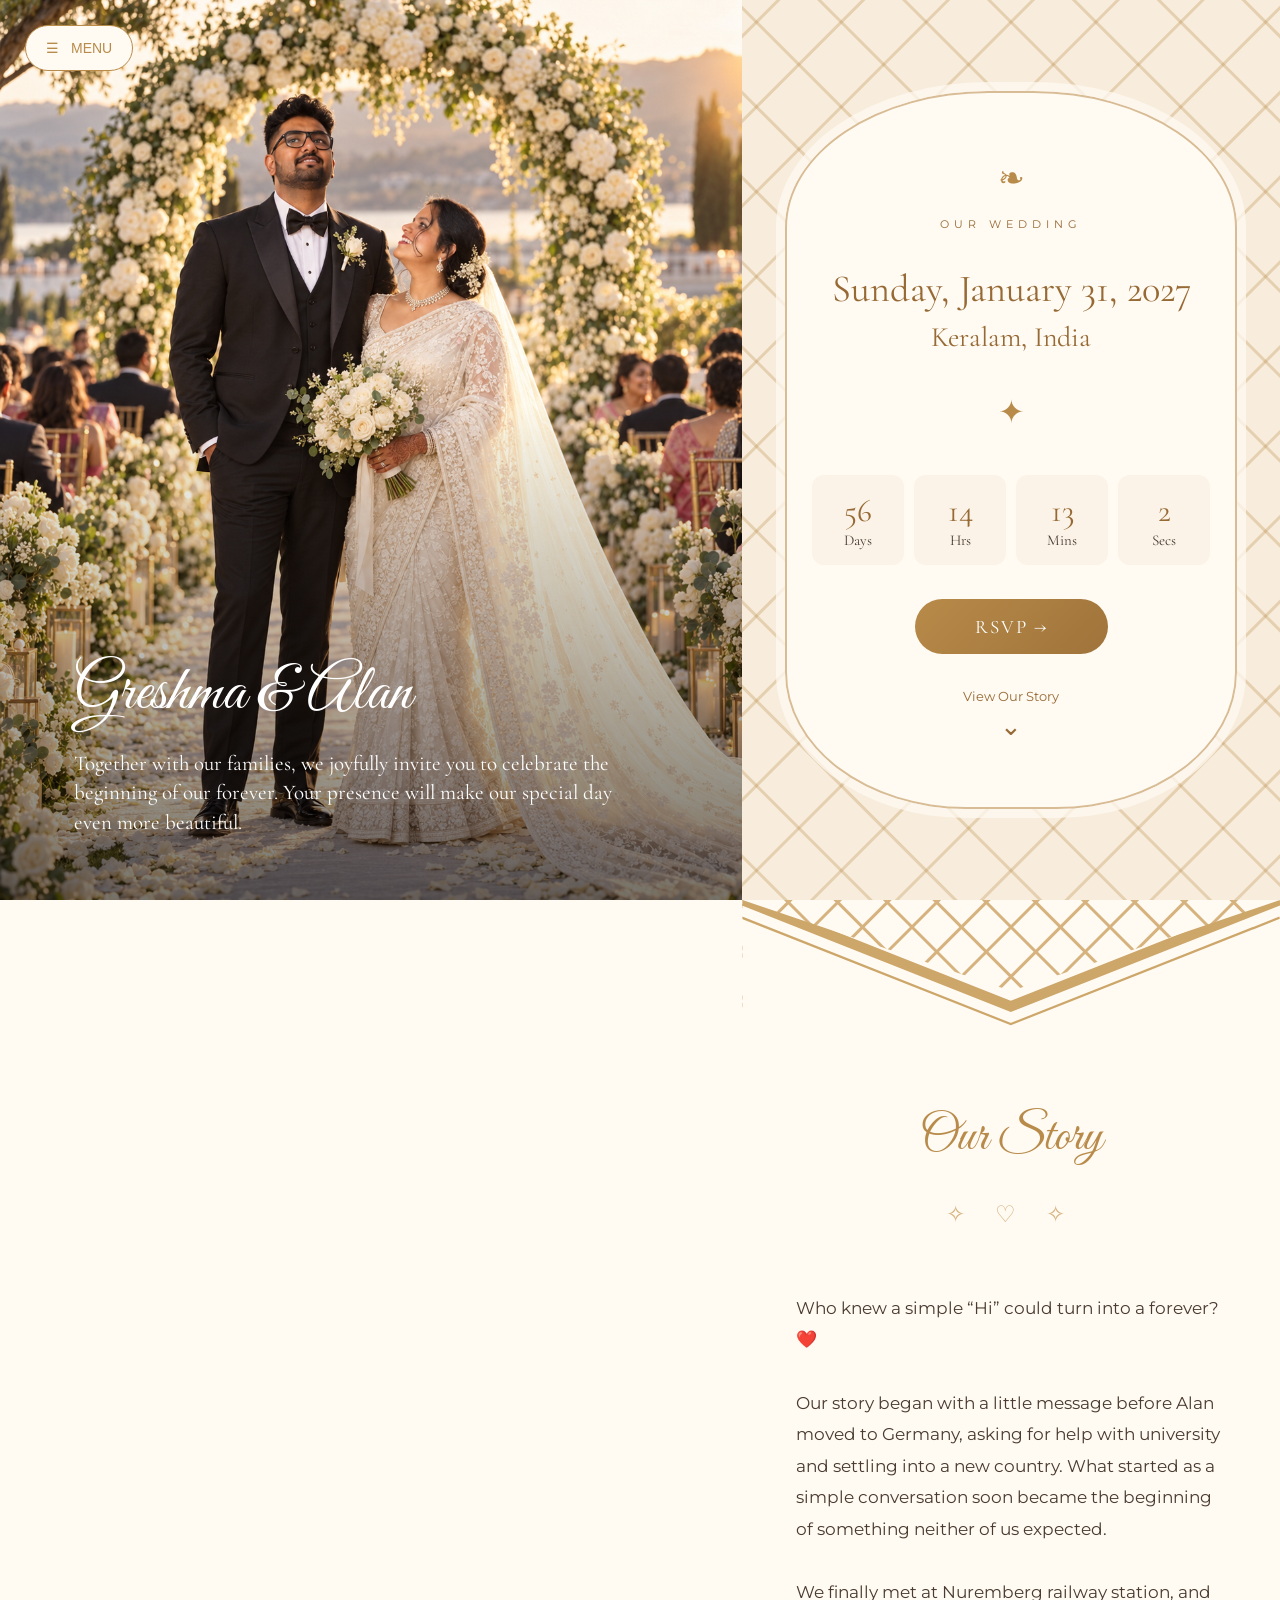
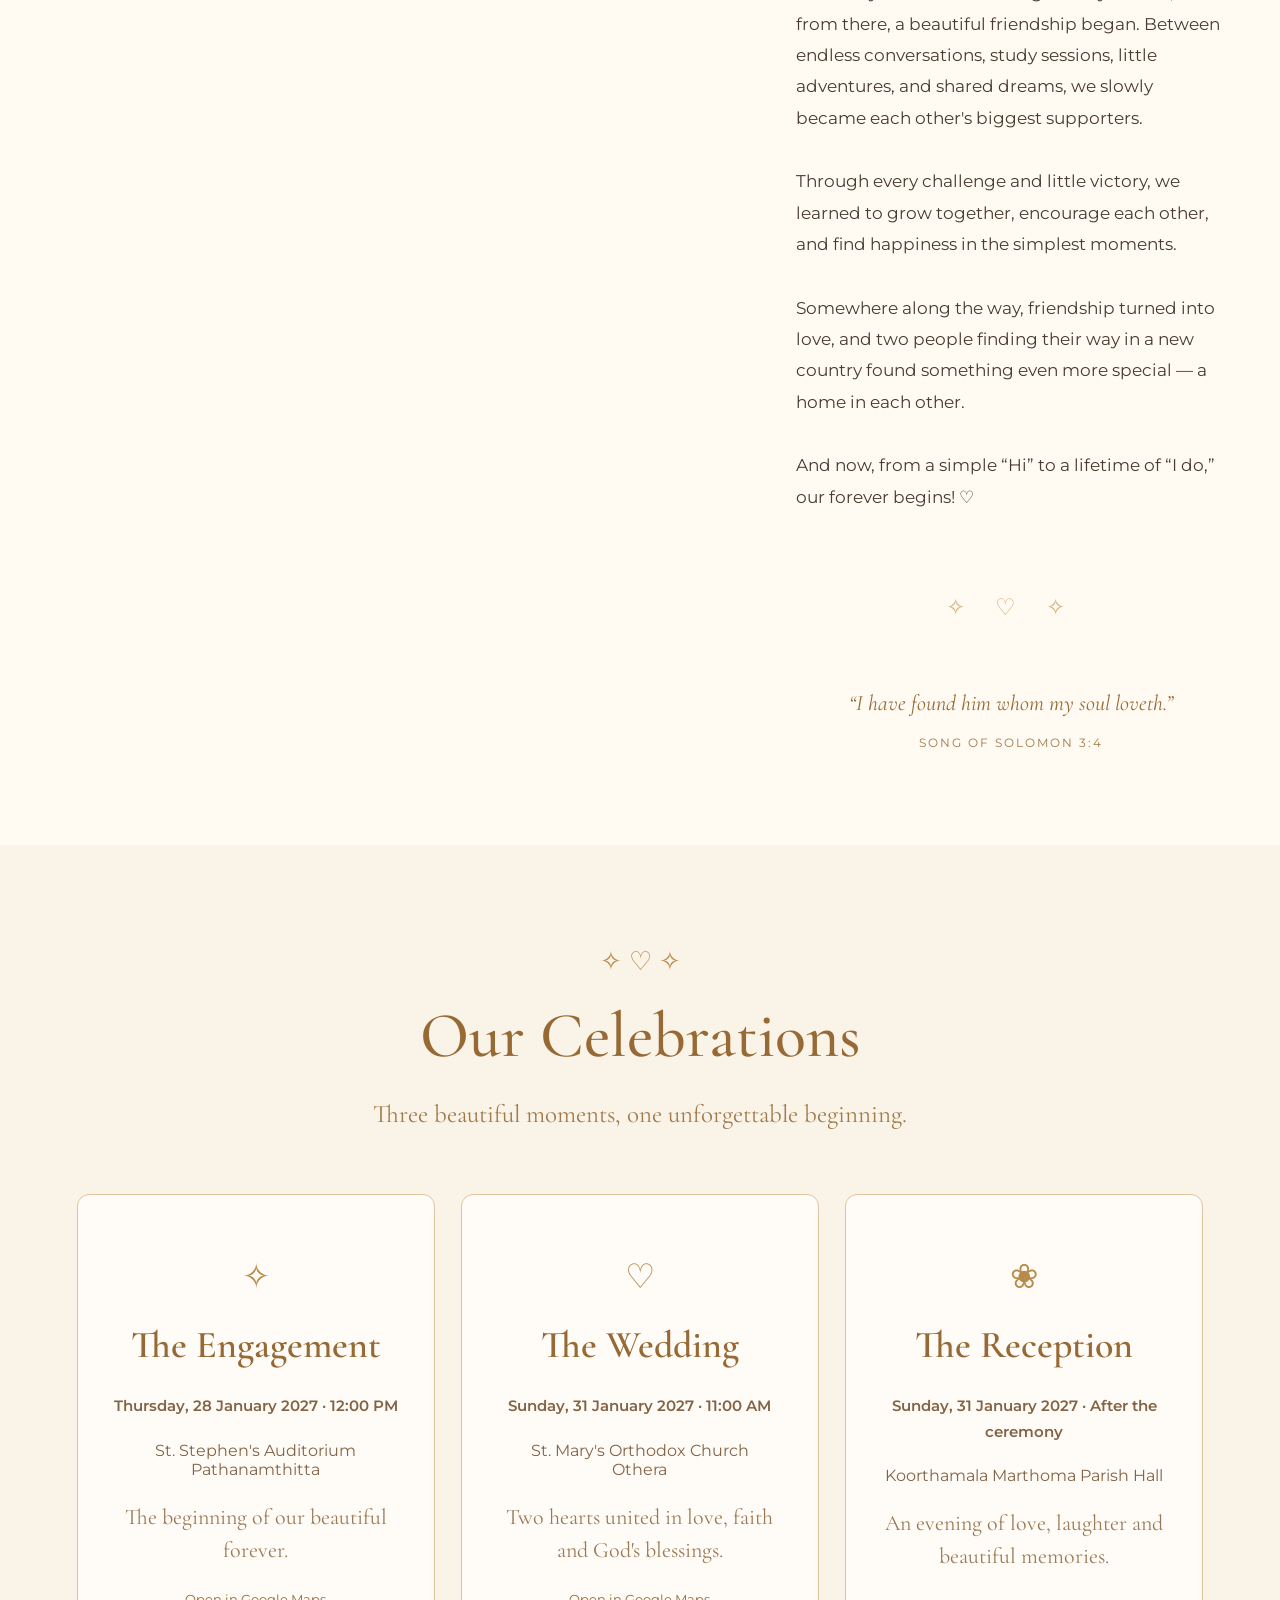
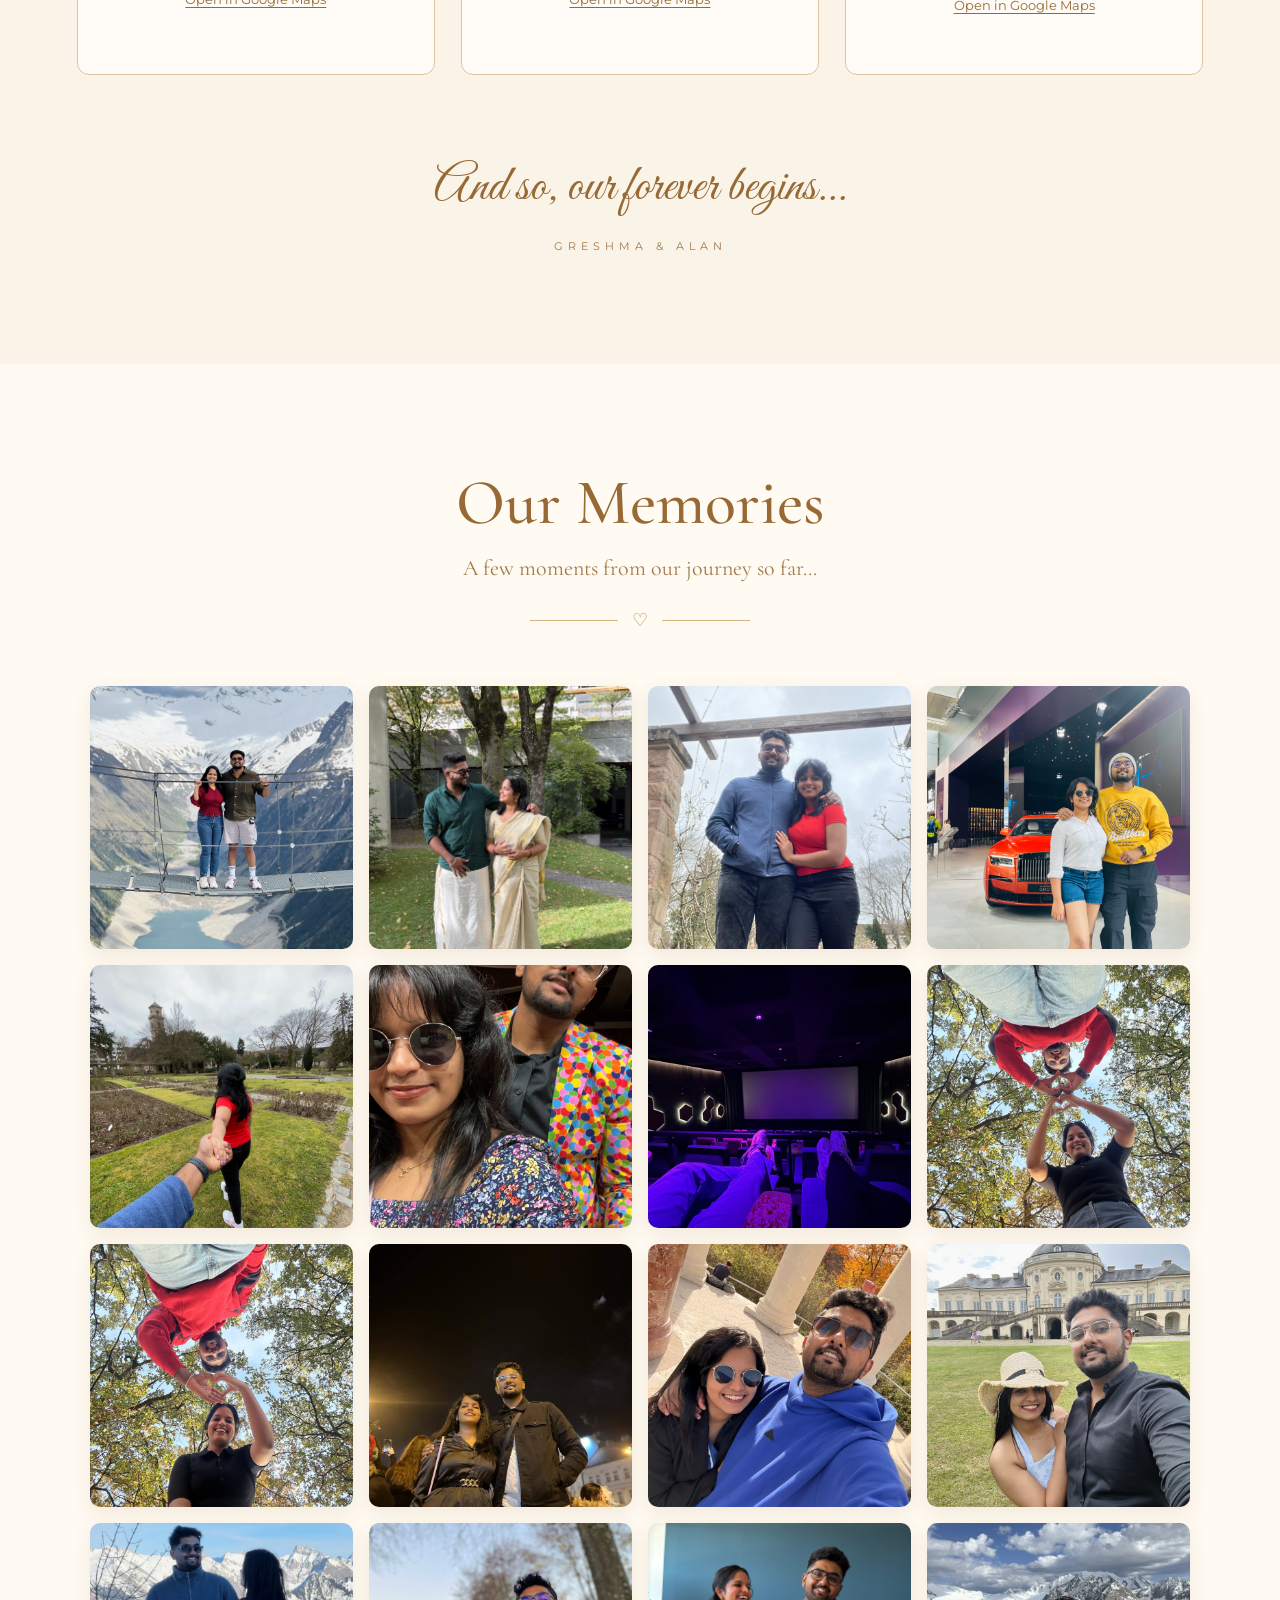
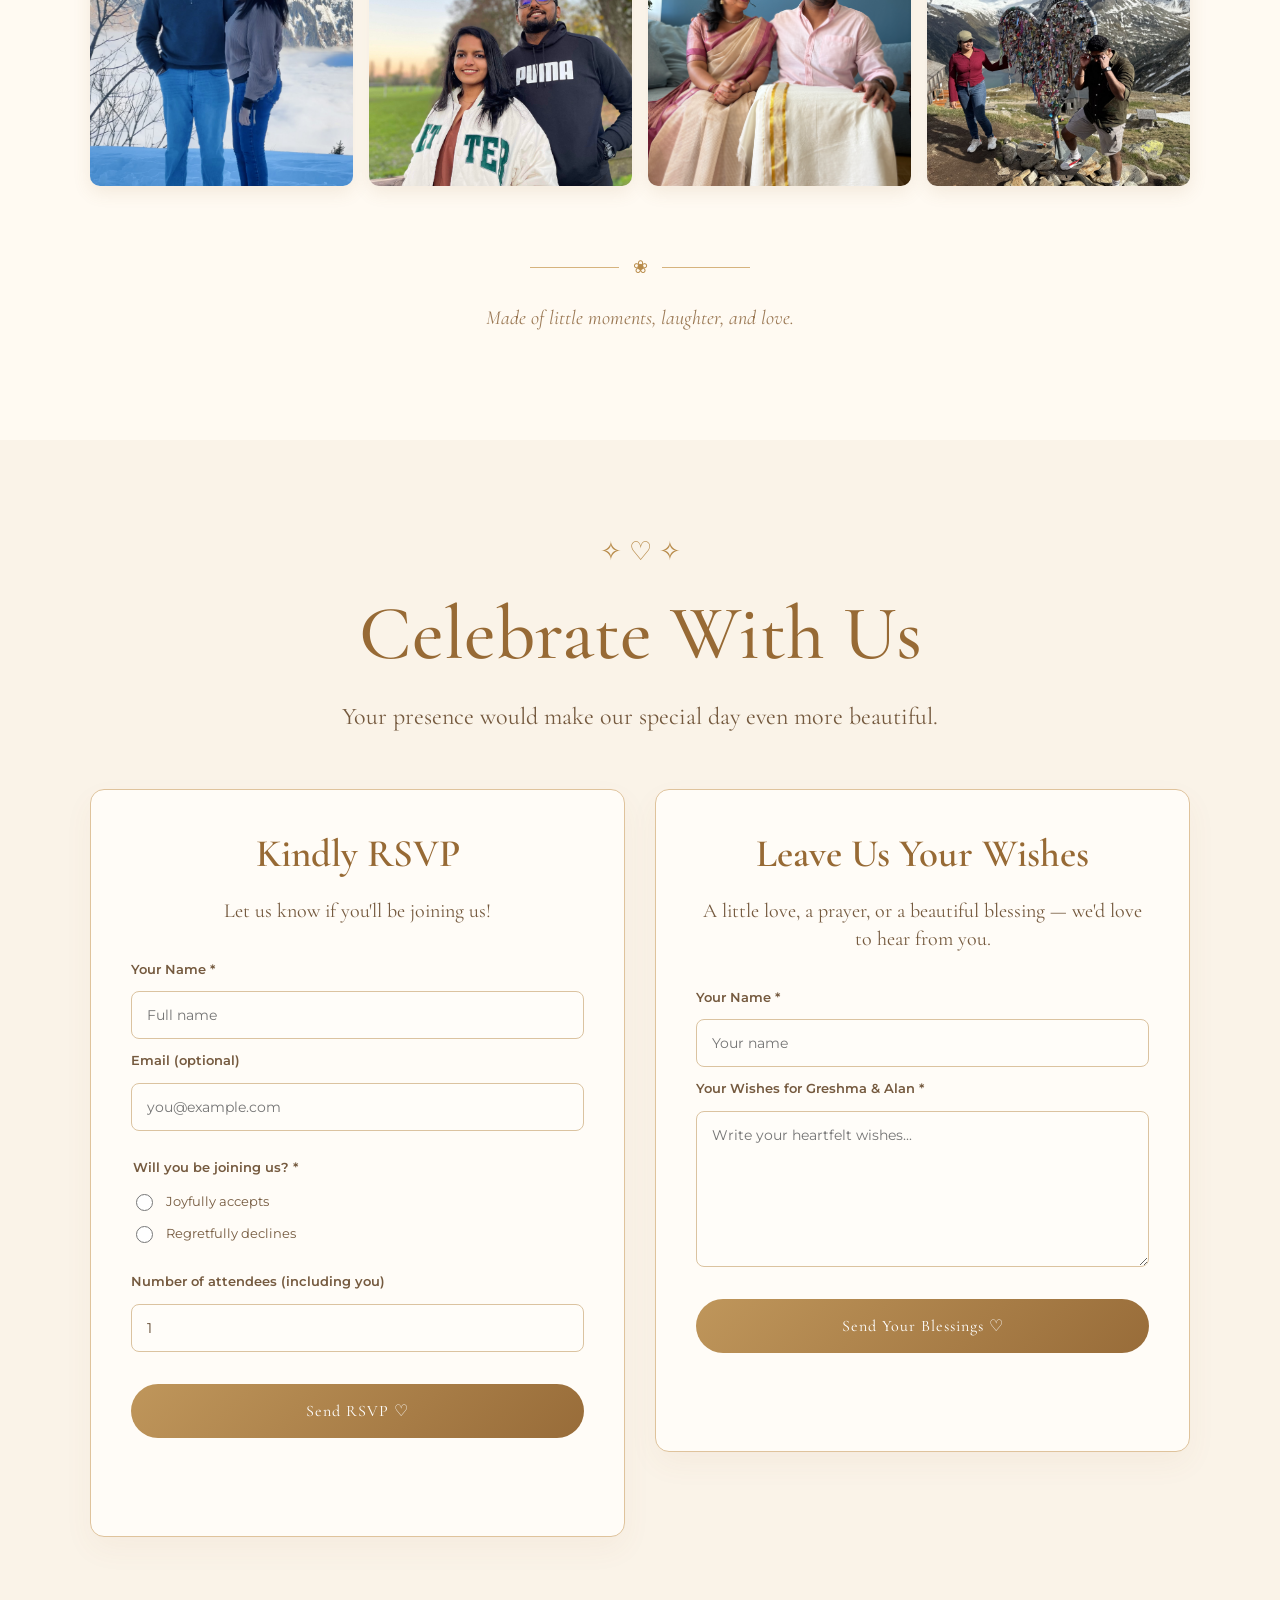
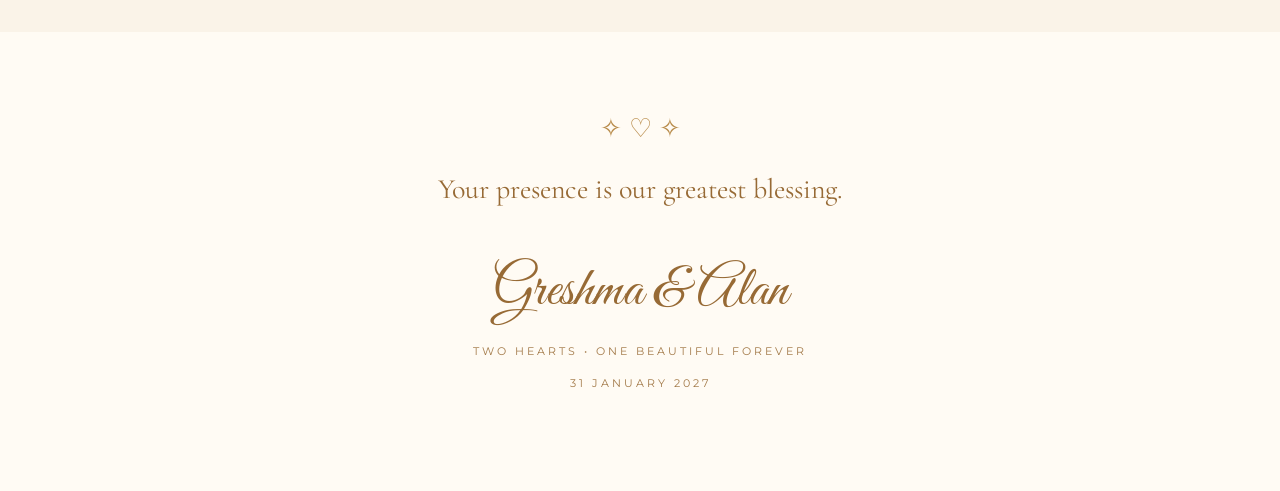
<file: index.html>
<!DOCTYPE html>
<html lang="en">
<head>
  <meta charset="UTF-8" />
  <meta name="viewport" content="width=device-width, initial-scale=1.0" />

  <title>Greshma & Alan | Our Wedding</title>

  <link rel="preconnect" href="https://fonts.googleapis.com" />
  <link rel="preconnect" href="https://fonts.gstatic.com" crossorigin />

  <link href="https://fonts.googleapis.com/css2?family=Great+Vibes&family=Montserrat:wght@400;500;600&family=Cormorant+Garamond:wght@400;500;600;700&display=swap" rel="stylesheet" />

  <link rel="stylesheet" href="style.css" />
</head>

<body>

  <button class="menu-button"
          id="menuButton"
          aria-label="Open navigation"
          aria-expanded="false"
          aria-controls="navigation">
    ☰ <span>MENU</span>
  </button>

  <nav id="navigation" class="navigation" aria-label="Main navigation">
    <a href="#home">Home</a>
    <a href="#wedding">Our Wedding</a>
    <a href="#story">Our Story</a>
    <a href="#celebrations">Celebrations</a>
    <a href="#memories">Memories</a>
    <a href="#rsvp">RSVP</a>
    <a href="#wishes">Send Wishes</a>
  </nav>

  <main>

    <!-- PART 1: STICKY SPLIT-SCREEN (photo + wedding + our story) -->

    <div class="wedding-layout">

      <!-- LEFT PHOTO: STAYS VISIBLE, CROSSFADES ON SCROLL -->

      <aside class="photo-panel" id="home">

        <div class="photo-layer photo-layer-1"></div>
        <div class="photo-layer photo-layer-2"></div>

        <div class="photo-overlay"></div>

        <div class="photo-caption">
          <h1>Greshma & Alan</h1>

          <p>
            Together with our families, we joyfully
            invite you to celebrate the beginning
            of our forever. Your presence will make
            our special day even more beautiful.
          </p>
        </div>

      </aside>

      <!-- RIGHT: SCROLLING CONTENT -->

      <div class="content-panel">

        <!-- WEDDING INVITATION -->

        <section class="wedding-section" id="wedding">

          <div class="invitation">

            <div class="ornament">❧</div>

            <div class="eyebrow">Our Wedding</div>

            <h2 class="wedding-date">
              Sunday, January 31, 2027
            </h2>

            <p class="location">
              Keralam, India
            </p>

            <div class="ornament">✦</div>

            <!-- LIVE COUNTDOWN -->

            <div class="countdown" id="countdown">

              <div class="time-box">
                <strong id="days">0</strong>
                <span>Days</span>
              </div>

              <div class="time-box">
                <strong id="hours">0</strong>
                <span>Hrs</span>
              </div>

              <div class="time-box">
                <strong id="minutes">0</strong>
                <span>Mins</span>
              </div>

              <div class="time-box">
                <strong id="seconds">0</strong>
                <span>Secs</span>
              </div>

            </div>

            <a href="#rsvp" class="rsvp-button">
              RSVP →
            </a>

            <a href="#story" class="view-details">
              View Our Story
              <span class="down-arrow">⌄</span>
            </a>

          </div>

        </section>

        <!-- GOLD DECORATION -->

        <div class="gold-decoration">
          <svg
            viewBox="0 0 600 110"
            preserveAspectRatio="none"
            aria-hidden="true"
          >
            <path d="M0 0 L300 90 L600 0"
                  fill="none"
                  stroke="#CDA66A"
                  stroke-width="9"/>
            <path d="M0 15 L300 105 L600 15"
                  fill="none"
                  stroke="#CDA66A"
                  stroke-width="2"/>
          </svg>
        </div>

        <!-- OUR STORY -->

        <section class="story-section" id="story">

          <h2 class="script-heading">
            Our Story
          </h2>

          <div class="floral-divider">
            ✧ ♡ ✧
          </div>

          <div class="story-introduction">

            <p>
              Who knew a simple “Hi” could turn into a forever? ❤️
            </p>

            <p>
              Our story began with a little message before Alan moved to Germany, asking for help with university and settling into a new country. What started as a simple conversation soon became the beginning of something neither of us expected.
            </p>

            <p>
              We finally met at Nuremberg railway station, and from there, a beautiful friendship began. Between endless conversations, study sessions, little adventures, and shared dreams, we slowly became each other's biggest supporters.
            </p>

            <p>
              Through every challenge and little victory, we learned to grow together, encourage each other, and find happiness in the simplest moments.
            </p>

            <p>
              Somewhere along the way, friendship turned into love, and two people finding their way in a new country found something even more special — a home in each other.
            </p>

            <p>
              And now, from a simple “Hi” to a lifetime of “I do,” our forever begins! ♡
            </p>

          </div>

          <div class="verse-block">
            <div class="floral-divider">✧ ♡ ✧</div>

            <p class="verse-text">
              &ldquo;I have found him whom my soul loveth.&rdquo;
            </p>

            <p class="verse-ref">Song of Solomon 3:4</p>
          </div>

        </section>

      </div>
    </div>

    <!-- PART 2: FULL-WIDTH CELEBRATIONS (sticky photo ends here) -->

    <section class="full-celebrations" id="celebrations">

      <div class="celebration-heading">
        <span class="ornament">✧ ♡ ✧</span>
        <h2>Our Celebrations</h2>
        <p>
          Three beautiful moments,
          one unforgettable beginning.
        </p>
      </div>

      <div class="celebration-grid">

        <!-- ENGAGEMENT -->
        <article class="celebration-card">
          <div class="card-icon">✧</div>
          <h3>The Engagement</h3>

          <p class="event-date">
            Thursday, 28 January 2027 &middot; 12:00 PM
          </p>

          <p class="event-location">
            St. Stephen's Auditorium<br>Pathanamthitta
          </p>

          <p class="event-description">
            The beginning of our beautiful forever.
          </p>

          <a class="map-link" href="https://maps.app.goo.gl/2SaUJoRHnnTHLdFL6" target="_blank" rel="noopener">Open in Google Maps</a>
        </article>

        <!-- WEDDING -->
        <article class="celebration-card">
          <div class="card-icon">♡</div>
          <h3>The Wedding</h3>

          <p class="event-date">
            Sunday, 31 January 2027 &middot; 11:00 AM
          </p>

          <p class="event-location">
            St. Mary's Orthodox Church<br>Othera
          </p>

          <p class="event-description">
            Two hearts united in love,
            faith and God's blessings.
          </p>

          <a class="map-link" href="https://maps.app.goo.gl/ai9FRY2eAxtEv1Fb6" target="_blank" rel="noopener">Open in Google Maps</a>
        </article>

        <!-- RECEPTION -->
        <article class="celebration-card">
          <div class="card-icon">❀</div>
          <h3>The Reception</h3>

          <p class="event-date">
            Sunday, 31 January 2027 &middot; After the ceremony
          </p>

          <p class="event-location">
            Koorthamala Marthoma Parish Hall
          </p>

          <p class="event-description">
            An evening of love, laughter
            and beautiful memories.
          </p>

          <a class="map-link" href="https://www.google.com/maps/search/?api=1&query=Koorthamala+Marthoma+Parish+Hall" target="_blank" rel="noopener">Open in Google Maps</a>
        </article>

      </div>

      <div class="celebration-ending">
        <p>And so, our forever begins...</p>
        <span>GRESHMA & ALAN</span>
      </div>

    </section>

    <!-- OUR MEMORIES -->

    <section class="memories-section" id="memories">

      <div class="memories-heading">

        <h2>Our Memories</h2>

        <p>A few moments from our journey so far...</p>

        <div class="memories-divider">
          <span></span>
          <span class="heart">♡</span>
          <span></span>
        </div>

      </div>

      <!-- PHOTO GALLERY -->

      <div class="memories-gallery">

        <button class="memory-photo" type="button" aria-label="View memory 1">
          <img src="images/memory15.jpg" alt="Greshma and Alan together" loading="lazy" />
        </button>

        <button class="memory-photo" type="button" aria-label="View memory 2">
          <img src="images/memory2.jpg" alt="Greshma and Alan together" loading="lazy" />
        </button>

        <button class="memory-photo" type="button" aria-label="View memory 3">
          <img src="images/memory3.jpg" alt="Greshma and Alan together" loading="lazy" />
        </button>

        <button class="memory-photo" type="button" aria-label="View memory 4">
          <img src="images/memory4.jpg" alt="Greshma and Alan together" loading="lazy" />
        </button>

        <button class="memory-photo" type="button" aria-label="View memory 5">
          <img src="images/memory5.jpg" alt="Greshma and Alan together" loading="lazy" />
        </button>

        <button class="memory-photo" type="button" aria-label="View memory 6">
          <img src="images/memory6.jpg" alt="Greshma and Alan together" loading="lazy" />
        </button>

        <button class="memory-photo" type="button" aria-label="View memory 7">
          <img src="images/memory7.jpg" alt="Greshma and Alan together" loading="lazy" />
        </button>

        <button class="memory-photo" type="button" aria-label="View memory 8">
          <img src="images/memory8.jpg" alt="Greshma and Alan together" loading="lazy" />
        </button>

        <button class="memory-photo" type="button" aria-label="View memory 9">
          <img src="images/memory9.jpg" alt="Greshma and Alan together" loading="lazy" />
        </button>

        <button class="memory-photo" type="button" aria-label="View memory 10">
          <img src="images/memory10.jpg" alt="Greshma and Alan together" loading="lazy" />
        </button>

        <button class="memory-photo" type="button" aria-label="View memory 11">
          <img src="images/memory11.jpg" alt="Greshma and Alan together" loading="lazy" />
        </button>

        <button class="memory-photo" type="button" aria-label="View memory 12">
          <img src="images/memory12.jpg" alt="Greshma and Alan together" loading="lazy" />
        </button>

        <button class="memory-photo" type="button" aria-label="View memory 13">
          <img src="images/memory13.jpg" alt="Greshma and Alan together" loading="lazy" />
        </button>

        <button class="memory-photo" type="button" aria-label="View memory 14">
          <img src="images/memory14.jpg" alt="Greshma and Alan together" loading="lazy" />
        </button>

        <button class="memory-photo" type="button" aria-label="View memory 15">
          <img src="images/memory1.jpg" alt="Greshma and Alan together" loading="lazy" />
        </button>

        <button class="memory-photo" type="button" aria-label="View memory 16">
          <img src="images/memory16.jpg" alt="Greshma and Alan together" loading="lazy" />
        </button>

      </div>

      <!-- ROMANTIC CLOSING -->

      <div class="memories-footer">

        <div class="memories-divider">
          <span></span>
          <span class="flower">❀</span>
          <span></span>
        </div>

        <p>
          Made of little moments, laughter, and love.
        </p>

      </div>

    </section>

    <!-- IMAGE LIGHTBOX -->

    <div class="memory-lightbox"
         id="memoryLightbox"
         role="dialog"
         aria-modal="true"
         aria-label="Photo preview"
         aria-hidden="true">

      <button class="lightbox-close" type="button" aria-label="Close photo">
        &times;
      </button>

      <button class="lightbox-nav lightbox-prev" type="button" aria-label="Previous photo">
        &#10094;
      </button>

      <img id="lightboxImage" alt="" />

      <button class="lightbox-nav lightbox-next" type="button" aria-label="Next photo">
        &#10095;
      </button>

    </div>

    <!-- RSVP & WISHES -->

    <section class="guest-section" id="rsvp">
      <div class="guest-heading">
        <span class="guest-ornament">✧ ♡ ✧</span>
        <h2>Celebrate With Us</h2>
        <p>
          Your presence would make our special day
          even more beautiful.
        </p>
      </div>

      <div class="guest-forms">

        <!-- RSVP -->
        <div class="guest-card">
          <h3>Kindly RSVP</h3>
          <p class="card-intro">
            Let us know if you'll be joining us!
          </p>

          <form id="rsvpForm">
            <label for="guestName">Your Name *</label>
            <input
              id="guestName"
              name="name"
              type="text"
              placeholder="Full name"
              maxlength="100"
              required
            />

            <label for="guestEmail">
              Email (optional)
            </label>
            <input
              id="guestEmail"
              name="email"
              type="email"
              placeholder="you@example.com"
            />

            <fieldset>
              <legend>Will you be joining us? *</legend>
              <label class="choice">
                <input type="radio"
                       name="attendance"
                       value="Attending"
                       required />
                Joyfully accepts
              </label>

              <label class="choice">
                <input type="radio"
                       name="attendance"
                       value="Declining" />
                Regretfully declines
              </label>
            </fieldset>

            <fieldset id="eventChoices">
              <legend>Which celebration(s)?</legend>

              <label class="choice">
                <input type="checkbox"
                       name="events"
                       value="Engagement" />
                Engagement — 28 January
              </label>

              <label class="choice">
                <input type="checkbox"
                       name="events"
                       value="Wedding" />
                Wedding &amp; Reception — 31 January
              </label>
            </fieldset>

            <div id="guestCountContainer">
              <label for="guestCount">
                Number of attendees (including you)
              </label>
              <input
                id="guestCount"
                name="guest_count"
                type="number"
                min="1"
                max="20"
                value="1"
              />
            </div>

            <button type="submit" class="gold-button">
              Send RSVP ♡
            </button>

            <p id="rsvpStatus"
               class="form-status"
               role="status"
               aria-live="polite"></p>
          </form>
        </div>

        <!-- WISHES -->
        <div class="guest-card" id="wishes">
          <h3>Leave Us Your Wishes</h3>
          <p class="card-intro">
            A little love, a prayer, or a beautiful
            blessing — we'd love to hear from you.
          </p>

          <form id="wishesForm">
            <label for="wishName">Your Name *</label>
            <input
              id="wishName"
              name="name"
              type="text"
              placeholder="Your name"
              maxlength="100"
              required
            />

            <label for="wishMessage">
              Your Wishes for Greshma & Alan *
            </label>

            <textarea
              id="wishMessage"
              name="message"
              placeholder="Write your heartfelt wishes..."
              maxlength="2000"
              rows="7"
              required
            ></textarea>

            <button type="submit" class="gold-button">
              Send Your Blessings ♡
            </button>

            <p id="wishesStatus"
               class="form-status"
               role="status"
               aria-live="polite"></p>
          </form>
        </div>

      </div>
    </section>

    <!-- FOOTER -->

    <footer class="wedding-footer">
      <div class="guest-ornament">✧ ♡ ✧</div>

      <p class="closing-message">
        Your presence is our greatest blessing.
      </p>

      <h2>Greshma & Alan</h2>

      <p class="footer-tagline">
        TWO HEARTS • ONE BEAUTIFUL FOREVER
      </p>

      <p class="footer-date">31 JANUARY 2027</p>
    </footer>

  </main>

  <script src="script.js"></script>

</body>
</html>
</file>
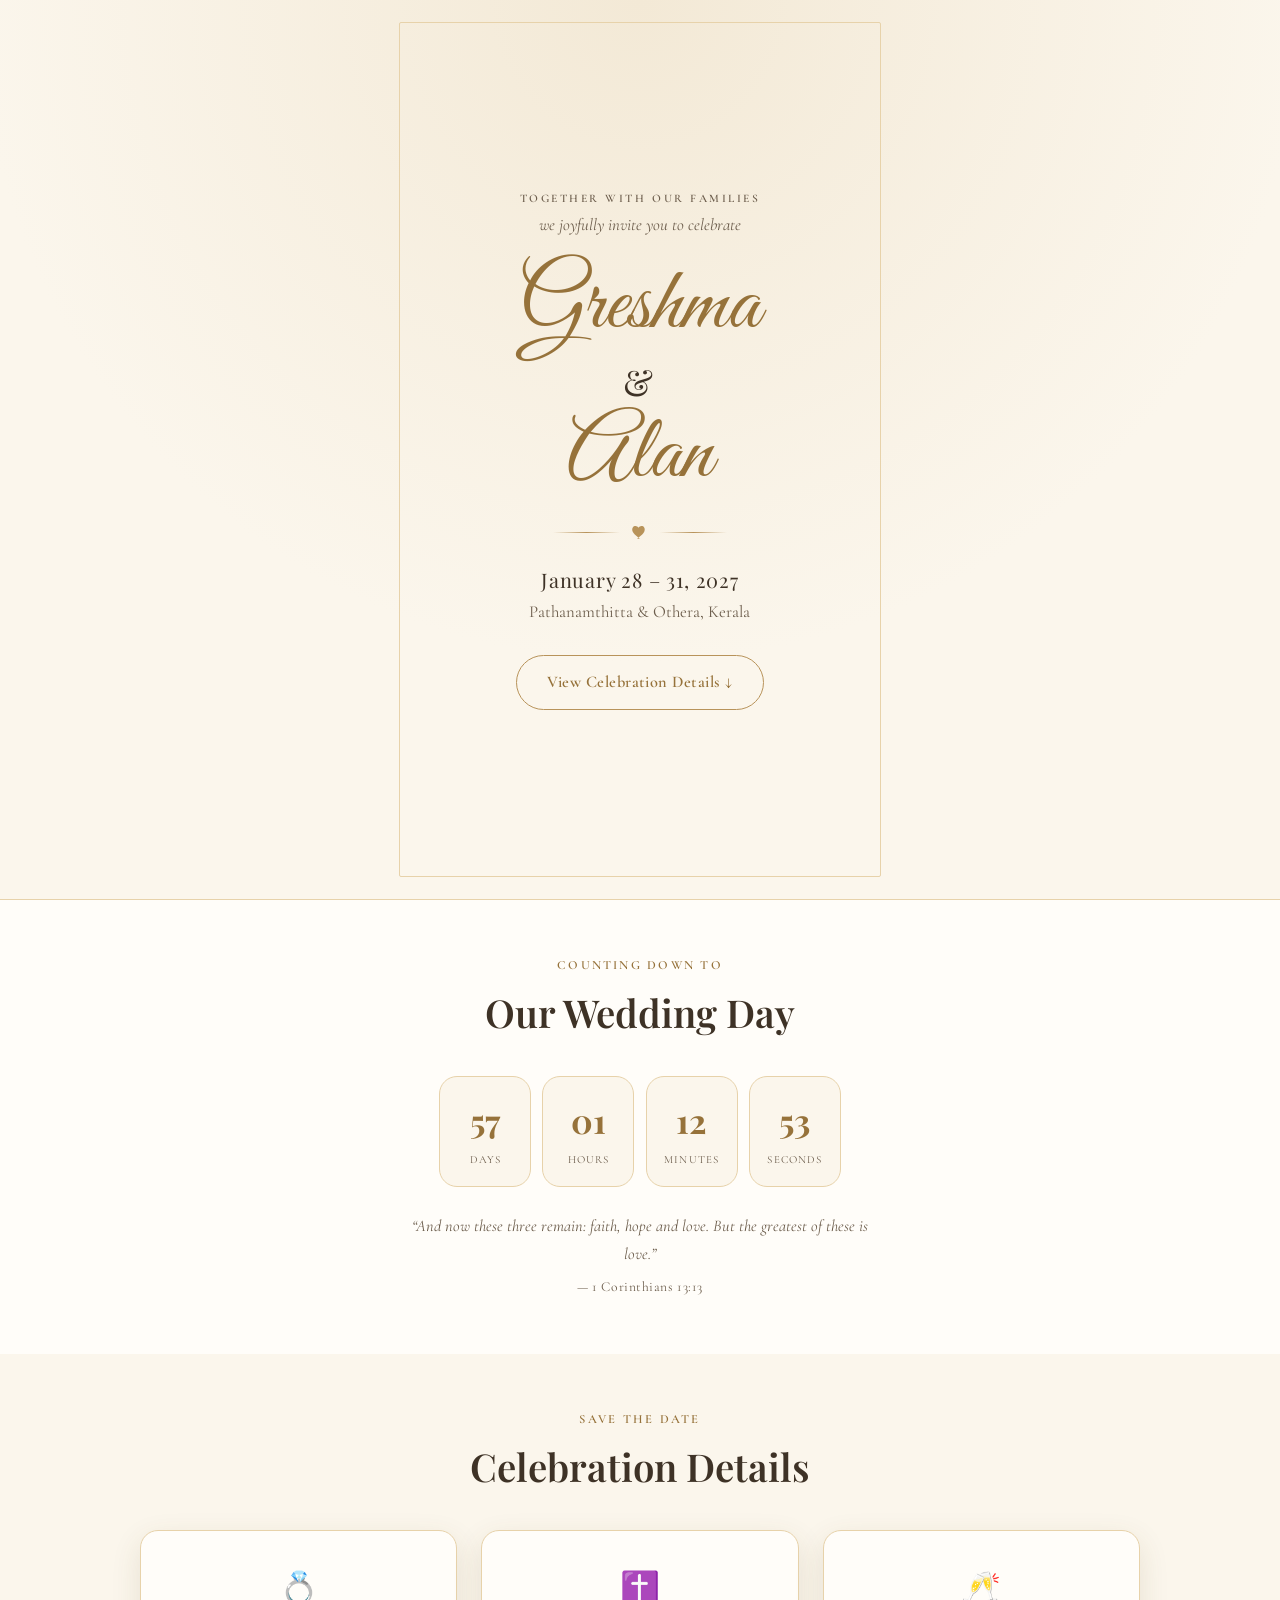
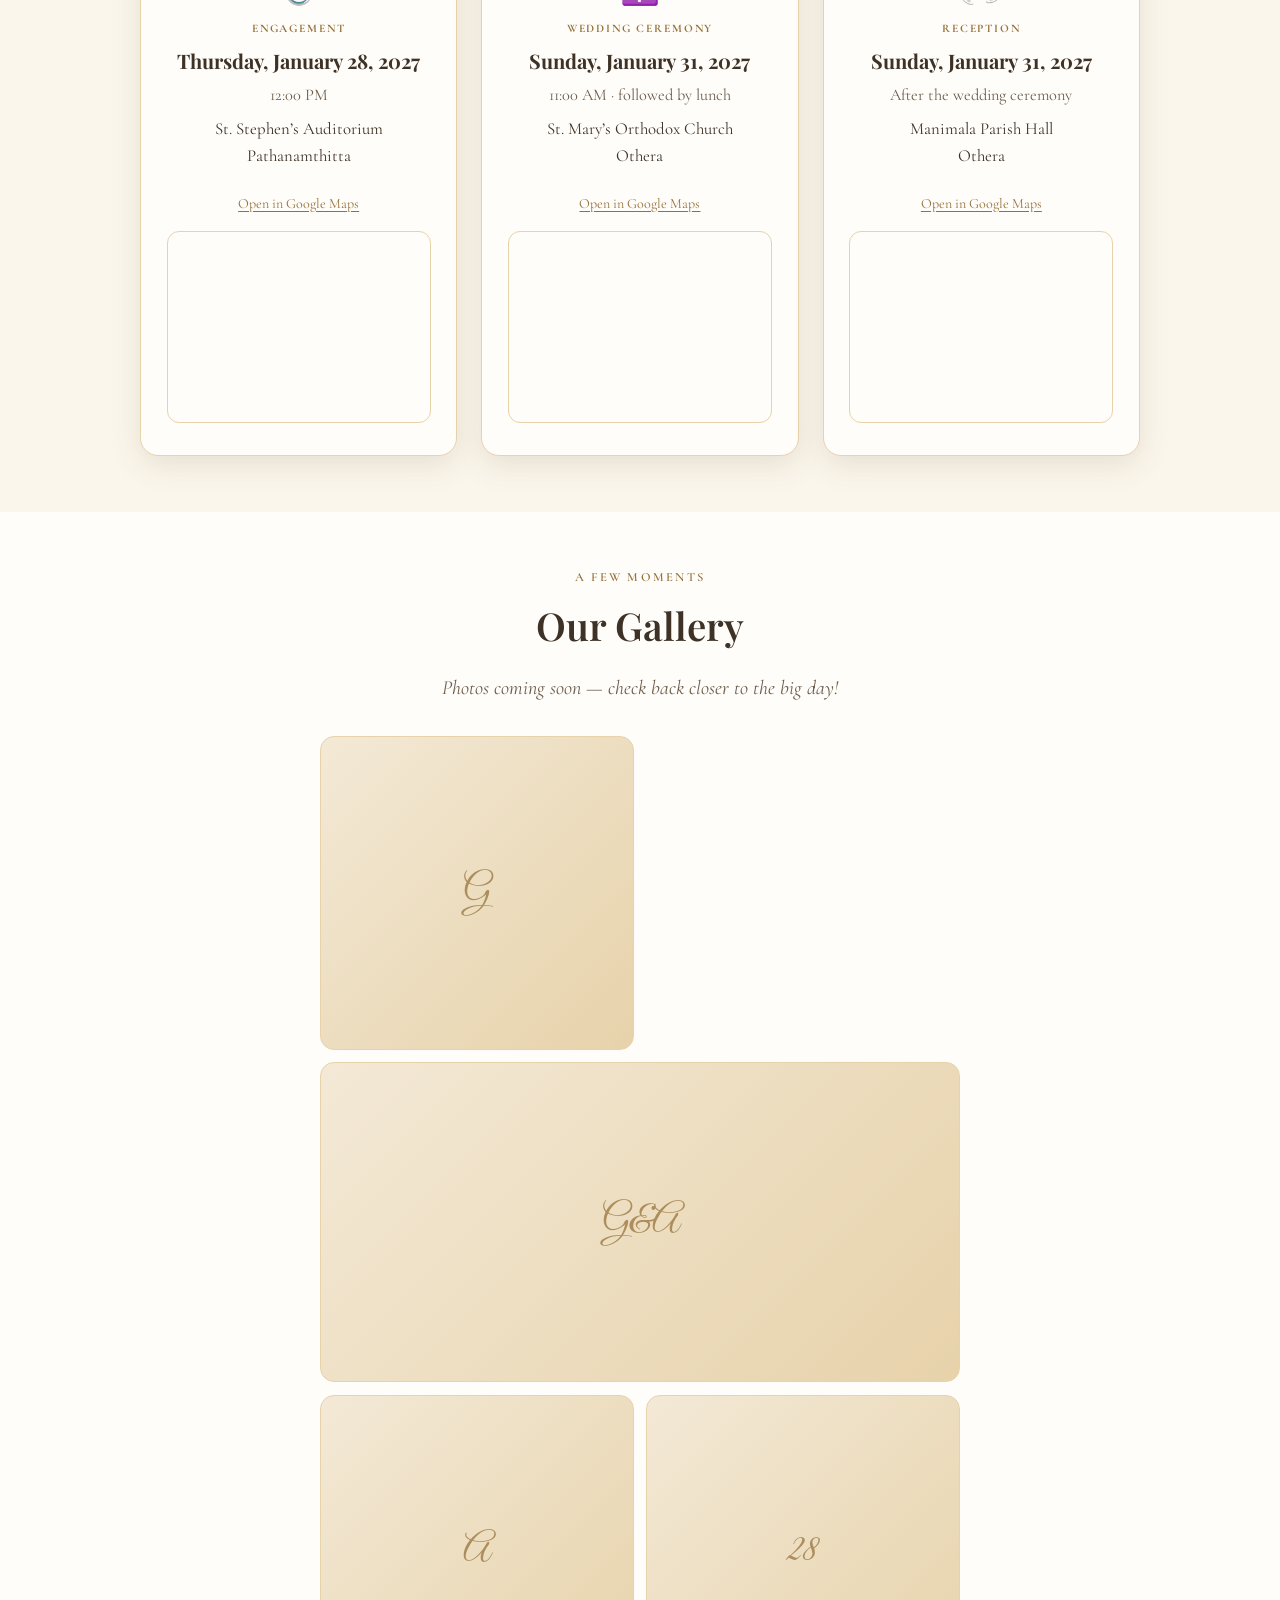
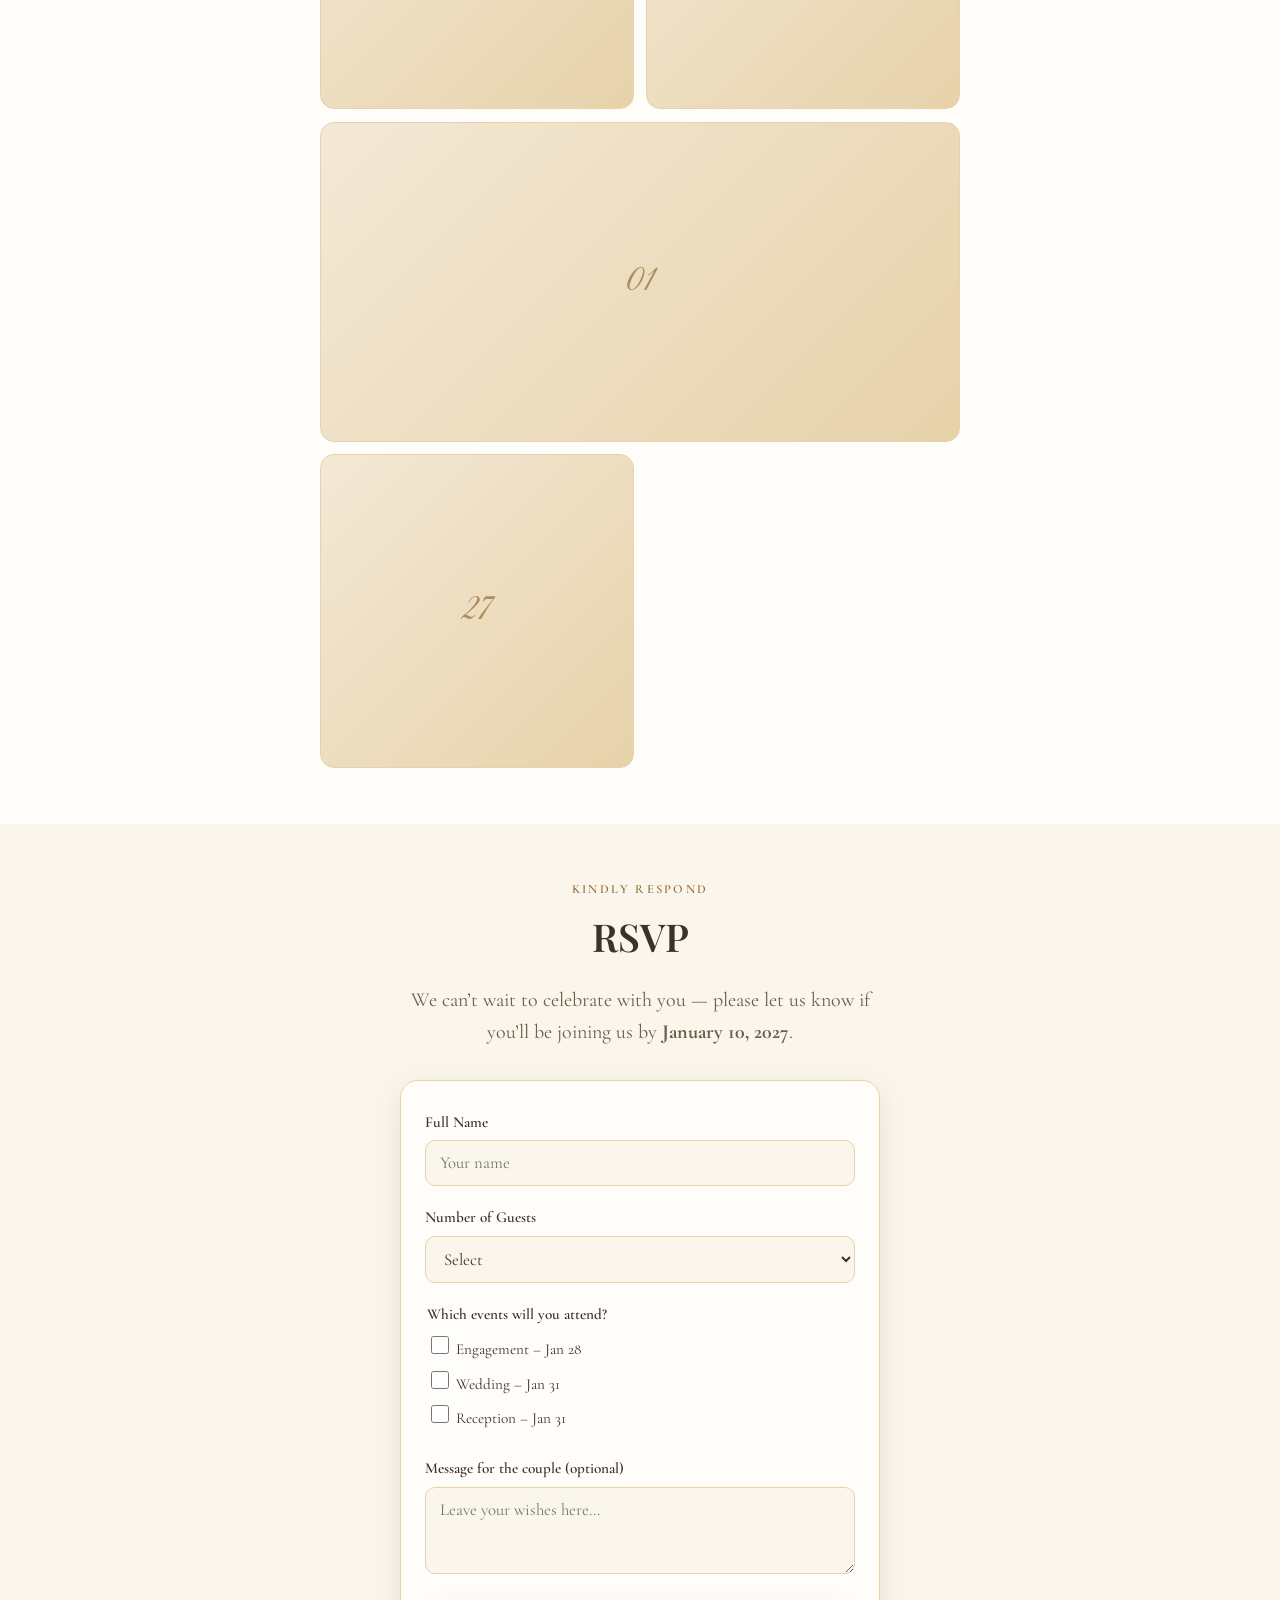
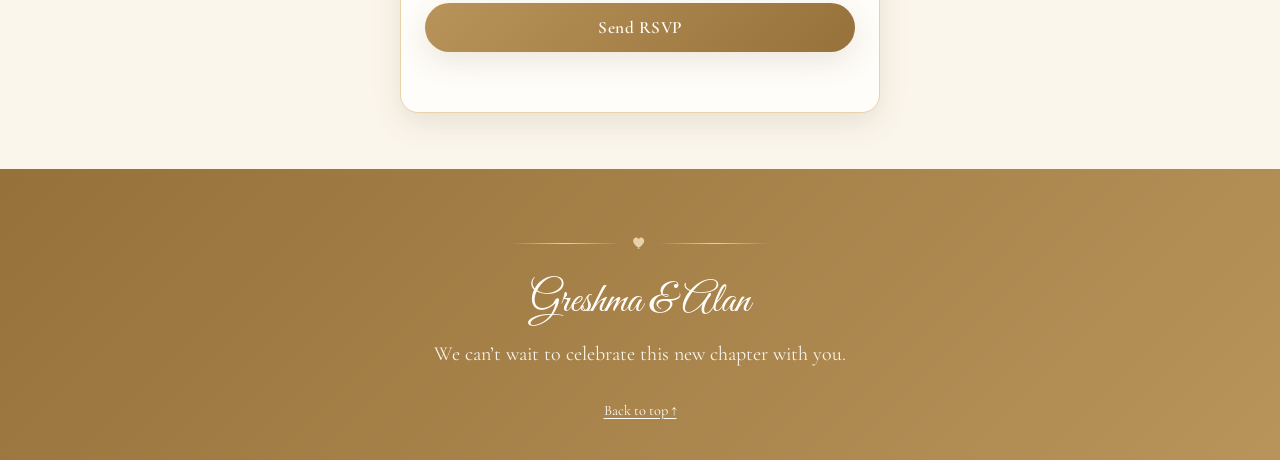
<file: our-chapter-2027/index.html>
<!DOCTYPE html>
<html lang="en">
<head>
<meta charset="UTF-8">
<meta name="viewport" content="width=device-width, initial-scale=1.0, maximum-scale=1">
<title>Greshma &amp; Alan | We're Getting Married</title>
<meta name="description" content="Join us as we celebrate the engagement and wedding of Greshma Shaji and Alan Jose Varghese.">

<!-- Open Graph so the link looks nice when shared on WhatsApp -->
<meta property="og:title" content="Greshma &amp; Alan | We're Getting Married">
<meta property="og:description" content="Engagement: Jan 28, 2027 · Wedding: Jan 31, 2027">
<meta property="og:type" content="website">

<link rel="icon" href="data:image/svg+xml,<svg xmlns=%22http://www.w3.org/2000/svg%22 viewBox=%220 0 100 100%22><text y=%22.9em%22 font-size=%2290%22>💍</text></svg>">

<link rel="preconnect" href="https://fonts.googleapis.com">
<link rel="preconnect" href="https://fonts.gstatic.com" crossorigin>
<link href="https://fonts.googleapis.com/css2?family=Cormorant+Garamond:ital,wght@0,400;0,500;0,600;1,400&family=Great+Vibes&family=Playfair+Display:wght@500;600;700&display=swap" rel="stylesheet">

<link rel="stylesheet" href="css/style.css">
</head>
<body>

<!-- decorative floating petals -->
<div class="petals" aria-hidden="true"></div>

<!-- ========== HERO ========== -->
<header class="hero" id="top">
  <div class="hero-inner">
    <p class="eyebrow">Together with our families</p>
    <p class="hero-sub">we joyfully invite you to celebrate</p>

    <h1 class="hero-names">
      <span>Greshma</span>
      <span class="amp">&amp;</span>
      <span>Alan</span>
    </h1>

    <div class="divider"><span></span><svg viewBox="0 0 24 24" width="18" height="18"><path d="M12 21s-7-4.6-9.5-9C.7 8.2 2 4.8 5 4c2-.5 4 .6 5 2.3C11 4.6 13 3.5 15 4c3 .8 4.3 4.2 2.5 8-2.5 4.4-9.5 9-9.5 9z" fill="currentColor"/></svg><span></span></div>

    <p class="hero-dates">January 28 &ndash; 31, 2027</p>
    <p class="hero-place">Pathanamthitta &amp; Othera, Kerala</p>

    <a href="#events" class="btn btn-ghost">View Celebration Details ↓</a>
  </div>
</header>

<!-- ========== COUNTDOWN ========== -->
<section class="countdown-section">
  <p class="section-kicker">Counting down to</p>
  <h2 class="section-title">Our Wedding Day</h2>
  <div class="countdown" id="countdown">
    <div class="countdown-item"><span class="num" id="cd-days">00</span><span class="label">Days</span></div>
    <div class="countdown-item"><span class="num" id="cd-hours">00</span><span class="label">Hours</span></div>
    <div class="countdown-item"><span class="num" id="cd-mins">00</span><span class="label">Minutes</span></div>
    <div class="countdown-item"><span class="num" id="cd-secs">00</span><span class="label">Seconds</span></div>
  </div>
  <p class="verse">&ldquo;And now these three remain: faith, hope and love. But the greatest of these is love.&rdquo; <span>&mdash; 1 Corinthians 13:13</span></p>
</section>

<!-- ========== EVENTS ========== -->
<section class="events" id="events">
  <p class="section-kicker">Save the date</p>
  <h2 class="section-title">Celebration Details</h2>

  <div class="event-cards">

    <article class="event-card">
      <div class="event-icon">💍</div>
      <p class="event-tag">Engagement</p>
      <h3>Thursday, January 28, 2027</h3>
      <p class="event-time">12:00 PM</p>
      <p class="event-venue">St. Stephen&rsquo;s Auditorium<br>Pathanamthitta</p>
      <a class="map-link" href="https://www.google.com/maps/search/?api=1&query=St.+Stephens+Auditorium+Pathanamthitta" target="_blank" rel="noopener">Open in Google Maps</a>
      <div class="map-embed">
        <iframe src="https://maps.google.com/maps?q=St+Stephens+Auditorium+Pathanamthitta&output=embed" loading="lazy" referrerpolicy="no-referrer-when-downgrade" title="Map to St. Stephen's Auditorium, Pathanamthitta"></iframe>
      </div>
    </article>

    <article class="event-card">
      <div class="event-icon">✝️</div>
      <p class="event-tag">Wedding Ceremony</p>
      <h3>Sunday, January 31, 2027</h3>
      <p class="event-time">11:00 AM &middot; followed by lunch</p>
      <p class="event-venue">St. Mary&rsquo;s Orthodox Church<br>Othera</p>
      <a class="map-link" href="https://www.google.com/maps/search/?api=1&query=St.+Marys+Orthodox+Church+Othera" target="_blank" rel="noopener">Open in Google Maps</a>
      <div class="map-embed">
        <iframe src="https://maps.google.com/maps?q=St+Marys+Orthodox+Church+Othera&output=embed" loading="lazy" referrerpolicy="no-referrer-when-downgrade" title="Map to St. Mary's Orthodox Church, Othera"></iframe>
      </div>
    </article>

    <article class="event-card">
      <div class="event-icon">🥂</div>
      <p class="event-tag">Reception</p>
      <h3>Sunday, January 31, 2027</h3>
      <p class="event-time">After the wedding ceremony</p>
      <p class="event-venue">Manimala Parish Hall<br>Othera</p>
      <a class="map-link" href="https://www.google.com/maps/search/?api=1&query=Manimala+Parish+Hall+Othera" target="_blank" rel="noopener">Open in Google Maps</a>
      <div class="map-embed">
        <iframe src="https://maps.google.com/maps?q=Manimala+Parish+Hall+Othera&output=embed" loading="lazy" referrerpolicy="no-referrer-when-downgrade" title="Map to Manimala Parish Hall, Othera"></iframe>
      </div>
    </article>

  </div>
</section>

<!-- ========== GALLERY ========== -->
<section class="gallery" id="gallery">
  <p class="section-kicker">A few moments</p>
  <h2 class="section-title">Our Gallery</h2>
  <p class="gallery-note">Photos coming soon &mdash; check back closer to the big day!</p>

  <div class="gallery-grid">
    <div class="gallery-item"><span class="monogram">G</span></div>
    <div class="gallery-item wide"><span class="monogram">G&amp;A</span></div>
    <div class="gallery-item"><span class="monogram">A</span></div>
    <div class="gallery-item"><span class="monogram">28</span></div>
    <div class="gallery-item wide"><span class="monogram">01</span></div>
    <div class="gallery-item"><span class="monogram">27</span></div>
  </div>
</section>

<!-- ========== RSVP ========== -->
<section class="rsvp" id="rsvp">
  <p class="section-kicker">Kindly respond</p>
  <h2 class="section-title">RSVP</h2>
  <p class="rsvp-note">We can&rsquo;t wait to celebrate with you &mdash; please let us know if you&rsquo;ll be joining us by <strong>January 10, 2027</strong>.</p>

  <form class="rsvp-form" id="rsvp-form" action="https://formspree.io/f/YOUR_FORM_ID" method="POST">
    <div class="form-row">
      <label for="name">Full Name</label>
      <input type="text" id="name" name="name" required placeholder="Your name">
    </div>

    <div class="form-row">
      <label for="guests">Number of Guests</label>
      <select id="guests" name="guests" required>
        <option value="" disabled selected>Select</option>
        <option>1</option>
        <option>2</option>
        <option>3</option>
        <option>4</option>
        <option>5+</option>
      </select>
    </div>

    <fieldset class="form-row">
      <legend>Which events will you attend?</legend>
      <label class="checkbox"><input type="checkbox" name="attending" value="Engagement"> Engagement &ndash; Jan 28</label>
      <label class="checkbox"><input type="checkbox" name="attending" value="Wedding"> Wedding &ndash; Jan 31</label>
      <label class="checkbox"><input type="checkbox" name="attending" value="Reception"> Reception &ndash; Jan 31</label>
    </fieldset>

    <div class="form-row">
      <label for="message">Message for the couple (optional)</label>
      <textarea id="message" name="message" rows="3" placeholder="Leave your wishes here..."></textarea>
    </div>

    <button type="submit" class="btn btn-solid">Send RSVP</button>
    <p class="form-status" id="form-status" role="status"></p>
  </form>
</section>

<!-- ========== FOOTER ========== -->
<footer class="footer">
  <div class="divider divider-light"><span></span><svg viewBox="0 0 24 24" width="16" height="16"><path d="M12 21s-7-4.6-9.5-9C.7 8.2 2 4.8 5 4c2-.5 4 .6 5 2.3C11 4.6 13 3.5 15 4c3 .8 4.3 4.2 2.5 8-2.5 4.4-9.5 9-9.5 9z" fill="currentColor"/></svg><span></span></div>
  <p class="footer-names">Greshma &amp; Alan</p>
  <p class="footer-note">We can&rsquo;t wait to celebrate this new chapter with you.</p>
  <a href="#top" class="back-top">Back to top ↑</a>
</footer>

<script src="js/script.js"></script>
</body>
</html>
</file>
<file: style.css>
:root {
  --ivory: #fffaf2;
  --gold: #b88b4a;
  --dark-gold: #976a35;
  --soft-gold: #d6b37e;
  --text: #493b30;
}

* {
  box-sizing: border-box;
}

html {
  scroll-behavior: smooth;
}

body {
  margin: 0;
  background: var(--ivory);
  color: var(--text);
  font-family: "Montserrat", sans-serif;
}

/* MAIN TWO-COLUMN LAYOUT */

.wedding-layout {
  display: grid;
  grid-template-columns: 58% 42%;
  align-items: stretch;
}

/* LEFT PHOTO PANEL (sticky, crossfades between two photos) */

.photo-panel {
  position: sticky;
  top: 0;
  height: 100vh;
  height: 100svh;
  overflow: hidden;
}

.photo-layer {
  position: absolute;
  inset: 0;
  background-size: cover;
  background-position: center;
  transition: opacity 1.6s ease;
}

.photo-layer-1 {
  background-image: url("images/A4639B51-C697-4DE7-91DC-55721DA076B6.PNG");
  opacity: 1;
  z-index: 0;
}

.photo-layer-2 {
  background-image: url("images/golden-hour-old-town-selfie.png");
  opacity: 0;
  z-index: 1;
}

.photo-panel.show-second .photo-layer-2 {
  opacity: 1;
}

.photo-overlay {
  position: absolute;
  inset: 0;
  z-index: 2;
  background: linear-gradient(
    to bottom,
    transparent 45%,
    rgba(0,0,0,0.54) 100%
  );
}

.photo-caption {
  position: absolute;
  bottom: 7%;
  left: 10%;
  right: 8%;
  color: white;
  z-index: 3;
}

.photo-caption h1 {
  font-family: "Great Vibes", cursive;
  font-size: clamp(45px, 5vw, 78px);
  font-weight: 400;
  margin: 0 0 15px;
}

.photo-caption p {
  font-family: "Cormorant Garamond", serif;
  font-size: 21px;
  line-height: 1.4;
  max-width: 580px;
  margin: 0;
}

/* MENU */

.menu-button {
  position: fixed;
  top: 25px;
  left: 25px;
  z-index: 20;

  display: flex;
  gap: 12px;
  align-items: center;

  padding: 14px 20px;
  background: var(--ivory);
  border: 1px solid var(--gold);
  border-radius: 30px;

  font-size: 14px;
  color: var(--gold);
  cursor: pointer;
}

.navigation {
  position: fixed;
  top: 85px;
  left: 25px;
  z-index: 20;

  display: none;
  flex-direction: column;
  gap: 18px;

  min-width: 180px;
  padding: 22px;
  background: var(--ivory);
  border: 1px solid var(--soft-gold);
  border-radius: 12px;
  box-shadow: 0 12px 35px #00000025;
}

.navigation.open {
  display: flex;
}

.navigation a {
  color: var(--gold);
  text-decoration: none;
  font-size: 14px;
}

/* RIGHT CONTENT PANEL */

.content-panel {
  min-width: 0;
  background: var(--ivory);
  color: var(--text);
}

/* WEDDING INVITATION SECTION (first scrolling section) */

.wedding-section {
  min-height: 100svh;
  display: flex;
  align-items: center;
  justify-content: center;
  padding: 60px 8%;

  background-color: #f8eddc;
  background-image:
    repeating-linear-gradient(
      45deg,
      transparent 0 29px,
      rgba(184, 139, 74, 0.3) 30px 32px,
      transparent 33px 60px
    ),
    repeating-linear-gradient(
      -45deg,
      transparent 0 29px,
      rgba(184, 139, 74, 0.3) 30px 32px,
      transparent 33px 60px
    );
}

.invitation {
  background: var(--ivory);
  border: 2px solid rgba(184,139,74,.55);
  outline: 9px solid rgba(255,250,242,.75);
  border-radius: 45% 45% 40% 40% / 19% 19% 19% 19%;
  padding: 65px 25px;
  width: 100%;
  max-width: 460px;
  min-height: 600px;
  display: flex;
  flex-direction: column;
  justify-content: center;
  align-items: center;
  text-align: center;
}

.ornament {
  color: var(--gold);
  font-size: 32px;
  margin-bottom: 20px;
}

.eyebrow {
  text-transform: uppercase;
  letter-spacing: 5px;
  font-size: 11px;
  color: var(--dark-gold);
}

.wedding-date {
  font: clamp(30px, 3vw, 44px)
    "Cormorant Garamond", serif;
  color: var(--dark-gold);
  margin: 35px 0 8px;
  line-height: 1.2;
}

.location {
  font: 28px "Cormorant Garamond", serif;
  color: var(--dark-gold);
  margin: 0 0 38px;
}

/* COUNTDOWN */

.countdown {
  display: flex;
  justify-content: center;
  gap: 10px;
  width: 100%;
  margin: 24px 0 34px;
}

.time-box {
  background: #fbf3e7;
  min-width: 65px;
  flex: 1;
  max-width: 100px;
  padding: 16px 5px;
  border-radius: 12px;
}

.time-box strong {
  display: block;
  font: 32px "Cormorant Garamond", serif;
  color: var(--dark-gold);
}

.time-box span {
  font: 15px "Cormorant Garamond", serif;
}

/* BUTTONS */

.rsvp-button {
  display: inline-block;
  padding: 16px 60px;
  background: linear-gradient(
    135deg,
    #b88b4a,
    #9f733a
  );
  border-radius: 40px;
  color: white;
  text-decoration: none;
  font: 19px "Cormorant Garamond", serif;
  letter-spacing: 2px;
  transition: transform .25s, box-shadow .25s;
}

.rsvp-button:hover {
  transform: translateY(-3px);
  box-shadow: 0 8px 20px #b88b4a44;
}

.view-details {
  color: var(--dark-gold);
  text-decoration: none;
  margin-top: 34px;
  font-size: 13px;
}

.down-arrow {
  font-size: 26px;
  display: block;
  margin-top: 6px;
}

/* GOLD DECORATIVE DIVIDER */

.gold-decoration {
  height: 130px;
  background-color: var(--ivory);

  background-image:
    repeating-linear-gradient(
      45deg,
      transparent 0 16px,
      #d6b37e 17px 19px,
      transparent 20px 35px
    ),
    repeating-linear-gradient(
      -45deg,
      transparent 0 16px,
      #d6b37e 17px 19px,
      transparent 20px 35px
    );

  overflow: hidden;
}

.gold-decoration svg {
  width: 100%;
  height: 100%;
  background: var(--ivory);
  clip-path: polygon(
    0 0,
    50% 70%,
    100% 0,
    100% 100%,
    0 100%
  );
}

/* STORY SECTION */

.story-section {
  padding: 75px 10% 95px;
}

.script-heading {
  font-family: "Great Vibes", cursive;
  font-size: clamp(43px, 4vw, 65px);
  font-weight: 400;
  text-align: center;
  color: var(--gold);
  margin: 0;
}

.floral-divider {
  margin: 30px 0 65px;
  text-align: center;
  font-size: 23px;
  color: var(--soft-gold);
  letter-spacing: 12px;
}

/* INTRO PARAGRAPHS */

.story-introduction {
  margin-bottom: 80px;
}

.story-introduction p {
  font-size: 17px;
  line-height: 1.85;
  font-weight: 400;
  margin-bottom: 32px;
}

.verse-block {
  text-align: center;
  margin-top: 60px;
}

.verse-text {
  font-family: "Cormorant Garamond", serif;
  font-style: italic;
  font-size: 22px;
  line-height: 1.6;
  color: var(--dark-gold);
  max-width: 480px;
  margin: 0 auto 14px;
}

.verse-ref {
  font-size: 12px;
  letter-spacing: 2px;
  text-transform: uppercase;
  color: #a17a4a;
  margin: 0;
}

/* FULL-WIDTH CELEBRATIONS (Part 2 — outside the sticky grid) */

.full-celebrations {
  position: relative;
  width: 100%;
  padding: 100px 6% 110px;
  background: #faf3e8;
  text-align: center;
  overflow: hidden;
}

.celebration-heading {
  margin-bottom: 65px;
}

.celebration-heading .ornament {
  font-size: 26px;
  color: var(--gold);
}

.celebration-heading h2 {
  font-family: "Cormorant Garamond", serif;
  font-size: clamp(46px, 5vw, 78px);
  font-weight: 500;
  color: var(--dark-gold);
  margin: 20px 0;
}

.celebration-heading p {
  font-family: "Cormorant Garamond", serif;
  font-size: 25px;
  color: #a17a4a;
}

.celebration-grid {
  display: grid;
  grid-template-columns: repeat(3, minmax(0, 1fr));
  gap: 26px;
  max-width: 1250px;
  margin: 0 auto;
}

.celebration-card {
  min-width: 0;
  background: #fffcf7;
  border: 1px solid #dfc39c;
  border-radius: 12px;
  padding: 60px 28px;
  min-height: 400px;
  transition: transform 0.3s ease,
              box-shadow 0.3s ease;
}

.celebration-card:hover {
  transform: translateY(-8px);
  box-shadow: 0 15px 35px rgba(150,105,55,0.12);
}

.card-icon {
  font-size: 34px;
  color: var(--gold);
  margin-bottom: 25px;
}

.celebration-card h3 {
  font-family: "Cormorant Garamond", serif;
  font-size: 38px;
  font-weight: 600;
  color: var(--dark-gold);
  margin: 0 0 25px;
}

.event-date {
  font-weight: 600;
  font-size: 15px;
  color: #846345;
  line-height: 1.7;
  margin: 0;
}

.event-location {
  font-size: 16px;
  color: #846345;
  margin: 22px 0;
}

.event-description {
  font-family: "Cormorant Garamond", serif;
  font-size: 22px;
  line-height: 1.5;
  color: #9b7955;
  margin: 0 0 22px;
}

.map-link {
  display: inline-block;
  font-size: 13px;
  color: var(--dark-gold);
  text-decoration: underline;
  text-underline-offset: 3px;
}

.celebration-ending {
  margin-top: 80px;
}

.celebration-ending p {
  font-family: "Great Vibes", cursive;
  font-size: clamp(38px, 4vw, 60px);
  color: var(--dark-gold);
  margin-bottom: 15px;
}

.celebration-ending span {
  font-size: 11px;
  letter-spacing: 5px;
  color: #a17a4a;
}

/* OUR MEMORIES */

.memories-section {
  padding: 100px 6% 110px;
  text-align: center;
  background: var(--ivory);
}

.memories-heading h2 {
  font-family: "Cormorant Garamond", serif;
  font-size: clamp(46px, 5vw, 70px);
  font-weight: 500;
  color: var(--dark-gold);
  margin: 0 0 14px;
}

.memories-heading p {
  font-family: "Cormorant Garamond", serif;
  font-size: 22px;
  color: #a17a4a;
  margin: 0;
}

.memories-divider {
  display: flex;
  align-items: center;
  justify-content: center;
  gap: 14px;
  max-width: 220px;
  margin: 28px auto;
}

.memories-divider span:not(.heart):not(.flower) {
  flex: 1;
  height: 1px;
  background: var(--soft-gold);
}

.memories-divider .heart,
.memories-divider .flower {
  color: var(--gold);
  font-size: 18px;
}

.memories-gallery {
  display: grid;
  grid-template-columns: repeat(4, 1fr);
  gap: 16px;
  max-width: 1100px;
  margin: 55px auto 0;
}

.memory-photo {
  border: 0;
  padding: 0;
  margin: 0;
  background: none;
  cursor: pointer;
  border-radius: 10px;
  overflow: hidden;
  aspect-ratio: 1 / 1;
  box-shadow: 0 6px 18px rgba(150, 105, 55, 0.12);
  transition: transform 0.3s ease, box-shadow 0.3s ease;
}

.memory-photo:hover,
.memory-photo:focus-visible {
  transform: translateY(-5px);
  box-shadow: 0 14px 28px rgba(150, 105, 55, 0.2);
}

.memory-photo img {
  width: 100%;
  height: 100%;
  object-fit: cover;
  display: block;
}

.memories-footer {
  margin-top: 70px;
}

.memories-footer p {
  font-family: "Cormorant Garamond", serif;
  font-style: italic;
  font-size: 20px;
  color: #9b7955;
  margin: 0;
}

/* LIGHTBOX */

.memory-lightbox {
  position: fixed;
  inset: 0;
  z-index: 100;
  display: none;
  align-items: center;
  justify-content: center;
  padding: 30px;
  background: rgba(25, 17, 10, 0.88);
}

.memory-lightbox.open {
  display: flex;
}

.memory-lightbox img {
  max-width: 100%;
  max-height: 90vh;
  border-radius: 8px;
  box-shadow: 0 20px 60px rgba(0, 0, 0, 0.5);
}

.lightbox-close {
  position: absolute;
  top: 25px;
  right: 30px;
  border: 0;
  background: none;
  color: white;
  font-size: 40px;
  line-height: 1;
  cursor: pointer;
}

.lightbox-nav {
  position: absolute;
  top: 50%;
  transform: translateY(-50%);
  width: 52px;
  height: 52px;
  border: 0;
  border-radius: 50%;
  background: rgba(255, 255, 255, 0.12);
  color: white;
  font-size: 20px;
  display: flex;
  align-items: center;
  justify-content: center;
  cursor: pointer;
  transition: background 0.2s ease;
}

.lightbox-nav:hover {
  background: rgba(255, 255, 255, 0.25);
}

.lightbox-prev {
  left: 20px;
}

.lightbox-next {
  right: 20px;
}

/* RSVP AND WISHES */

.guest-section {
  padding: 95px 5%;
  background: #faf3e8;
  color: #755a3f;
}

.guest-heading {
  text-align: center;
  margin-bottom: 55px;
}

.guest-ornament {
  color: var(--gold);
  font-size: 26px;
}

.guest-heading h2 {
  font: 500 clamp(48px, 6vw, 78px)
    "Cormorant Garamond", serif;
  color: var(--dark-gold);
  margin: 20px 0;
}

.guest-heading p {
  font: 24px/1.4 "Cormorant Garamond", serif;
  max-width: 650px;
  margin: auto;
}

.guest-forms {
  display: grid;
  grid-template-columns: repeat(2, minmax(0, 1fr));
  gap: 30px;
  max-width: 1100px;
  margin: auto;
  align-items: start;
}

.guest-card {
  min-width: 0;
  padding: 40px;
  background: #fffcf7;
  border: 1px solid #dfc39c;
  border-radius: 14px;
  box-shadow: 0 12px 30px rgba(151,106,53,.05);
}

.guest-card h3 {
  font: 600 39px "Cormorant Garamond", serif;
  color: var(--dark-gold);
  text-align: center;
  margin: 0 0 12px;
}

.card-intro {
  font: 20px/1.4 "Cormorant Garamond", serif;
  text-align: center;
  margin-bottom: 35px;
}

.guest-card form {
  display: flex;
  flex-direction: column;
  gap: 12px;
}

.guest-card label,
.guest-card legend {
  font-size: 13px;
  font-weight: 600;
  line-height: 1.5;
}

.guest-card input[type="text"],
.guest-card input[type="email"],
.guest-card input[type="number"],
.guest-card textarea {
  width: 100%;
  padding: 14px 15px;
  border: 1px solid #dbc3a0;
  border-radius: 8px;
  background: #fffdf9;
  color: #60472f;
  font: 14px "Montserrat", sans-serif;
}

.guest-card textarea {
  resize: vertical;
  min-height: 150px;
}

.guest-card input:focus,
.guest-card textarea:focus {
  outline: 2px solid #bc925e;
  outline-offset: 2px;
}

.guest-card fieldset {
  border: none;
  padding: 0;
  margin: 15px 0 5px;
  min-width: 0;
}

.guest-card legend {
  margin-bottom: 14px;
}

.guest-card .choice {
  display: flex;
  gap: 10px;
  align-items: center;
  font-weight: 400;
  margin-bottom: 12px;
  cursor: pointer;
}

.guest-card .choice input {
  accent-color: var(--gold);
  width: 17px;
  height: 17px;
  flex-shrink: 0;
}

#guestCountContainer {
  display: flex;
  flex-direction: column;
  gap: 12px;
}

.gold-button {
  margin-top: 20px;
  padding: 17px 22px;
  border: none;
  border-radius: 30px;
  color: white;
  background: linear-gradient(
    135deg, #bf965b, #986c39
  );
  font: 16px "Cormorant Garamond", serif;
  letter-spacing: 1px;
  cursor: pointer;
  transition: transform .25s, box-shadow .25s;
}

.gold-button:hover:not(:disabled) {
  transform: translateY(-2px);
  box-shadow: 0 8px 20px #a67d5140;
}

.gold-button:disabled {
  cursor: wait;
  opacity: .65;
}

.form-status {
  min-height: 20px;
  font-size: 13px;
  text-align: center;
  line-height: 1.5;
}

.form-status.success {
  color: #397148;
}

.form-status.error {
  color: #a33d32;
}

/* FOOTER */

.wedding-footer {
  background: #fffbf4;
  padding: 80px 20px 90px;
  text-align: center;
}

.closing-message {
  font: 28px "Cormorant Garamond", serif;
  color: var(--dark-gold);
  margin: 28px 0 50px;
}

.wedding-footer h2 {
  font: 56px "Great Vibes", cursive;
  font-weight: 400;
  color: var(--dark-gold);
  margin: 0 0 18px;
}

.footer-tagline,
.footer-date {
  font-size: 11px;
  letter-spacing: 3px;
  color: #a37a49;
}

.footer-date {
  margin-top: 18px;
}

/* TABLETS */

@media (max-width: 950px) {
  .wedding-layout {
    grid-template-columns: 50% 50%;
  }

  .story-section {
    padding: 60px 8%;
  }

  .story-introduction p {
    font-size: 15px;
  }

  .celebration-grid {
    gap: 14px;
  }

  .celebration-card {
    padding: 38px 16px;
  }

  .celebration-card h3 {
    font-size: 30px;
  }

  .memories-gallery {
    grid-template-columns: repeat(3, 1fr);
  }
}

/* MOBILE */

@media (max-width: 700px) {
  .wedding-layout {
    display: block;
  }

  .photo-panel {
    position: relative;
    top: auto;
    height: 72svh;
    min-height: 420px;
  }

  .photo-caption {
    left: 7%;
    right: 7%;
    bottom: 7%;
  }

  .photo-caption h1 {
    font-size: 53px;
  }

  .photo-caption p {
    font-size: 18px;
  }

  .menu-button {
    left: 15px;
    top: 15px;
  }

  .navigation {
    left: 15px;
    top: 74px;
  }

  .wedding-section {
    min-height: auto;
    padding: 60px 6%;
  }

  .invitation {
    padding: 50px 20px;
    min-height: auto;
  }

  .story-section {
    padding: 65px 8% 85px;
  }

  .story-introduction p {
    font-size: 16px;
    line-height: 1.8;
  }

  .gold-decoration {
    height: 85px;
  }

  .full-celebrations {
    padding: 70px 7%;
  }

  .celebration-grid {
    grid-template-columns: 1fr;
    max-width: 420px;
    gap: 22px;
    margin: 0 auto;
  }

  .celebration-card {
    min-height: auto;
    padding: 40px 25px;
  }

  .celebration-ending {
    margin-top: 60px;
  }

  .memories-section {
    padding: 70px 6% 90px;
  }

  .memories-gallery {
    grid-template-columns: repeat(2, 1fr);
    gap: 10px;
    margin-top: 40px;
  }

  .lightbox-close {
    top: 15px;
    right: 20px;
    font-size: 34px;
  }

  .lightbox-nav {
    display: none;
  }

  .lightbox-prev {
    left: 8px;
  }

  .lightbox-next {
    right: 8px;
  }

  .guest-section {
    padding: 65px 5%;
  }

  .guest-forms {
    grid-template-columns: 1fr;
    gap: 25px;
  }

  .guest-card {
    padding: 30px 22px;
  }

  .guest-card h3 {
    font-size: 35px;
  }

  .wedding-footer h2 {
    font-size: 48px;
  }
}
</file>
<file: our-chapter-2027/css/style.css>
/* ===================== Design tokens ===================== */
:root{
  --ivory: #FBF6EC;
  --ivory-deep: #F3E9D6;
  --gold: #B8935A;
  --gold-deep: #96723A;
  --gold-soft: #E7D2AA;
  --ink: #3E3226;
  --ink-soft: #6C5D4C;
  --white: #FFFDF9;
  --radius: 18px;
  --shadow: 0 10px 30px rgba(94, 71, 33, 0.12);
  --serif: 'Playfair Display', 'Georgia', serif;
  --body: 'Cormorant Garamond', 'Georgia', serif;
  --script: 'Great Vibes', cursive;
}

*{ box-sizing: border-box; }

html{ scroll-behavior: smooth; }

body{
  margin:0;
  background: var(--ivory);
  color: var(--ink);
  font-family: var(--body);
  font-size: 19px;
  line-height: 1.6;
  -webkit-font-smoothing: antialiased;
  overflow-x: hidden;
}

img{ max-width:100%; display:block; }

/* ===================== Shared type ===================== */
.section-kicker{
  text-align:center;
  text-transform: uppercase;
  letter-spacing: .18em;
  font-size: .78rem;
  color: var(--gold-deep);
  margin: 0 0 .4rem;
  font-family: var(--body);
  font-weight: 600;
}

.section-title{
  text-align:center;
  font-family: var(--serif);
  font-weight: 600;
  font-size: clamp(1.7rem, 5vw, 2.4rem);
  margin: 0 0 2rem;
  color: var(--ink);
}

.divider{
  display:flex;
  align-items:center;
  justify-content:center;
  gap:.7rem;
  margin: 1.1rem auto;
  color: var(--gold);
  width: min(260px, 70%);
}
.divider span{ flex:1; height:1px; background: linear-gradient(90deg, transparent, var(--gold), transparent); }
.divider-light{ color: var(--gold-soft); }
.divider-light span{ background: linear-gradient(90deg, transparent, var(--gold-soft), transparent); }

/* ===================== Floating petals bg ===================== */
.petals{ position: fixed; inset:0; pointer-events:none; z-index: 0; overflow:hidden; }

/* ===================== Hero ===================== */
.hero{
  position: relative;
  min-height: 100svh;
  display:flex;
  align-items:center;
  justify-content:center;
  text-align:center;
  padding: 3rem 1.4rem;
  background:
    radial-gradient(circle at 50% 0%, var(--ivory-deep), var(--ivory) 60%);
  border-bottom: 1px solid var(--gold-soft);
}

.hero::before, .hero::after{
  content:"";
  position:absolute;
  left:50%; transform:translateX(-50%);
  width: min(88%, 480px);
  border: 1px solid var(--gold-soft);
  pointer-events:none;
}
.hero::before{ top: 22px; bottom: 22px; border-radius: 2px; }
.hero::after{ display:none; }

.hero-inner{ position:relative; z-index:1; max-width: 640px; }

.eyebrow{
  text-transform: uppercase;
  letter-spacing: .22em;
  font-size: .72rem;
  color: var(--ink-soft);
  margin: 0 0 .3rem;
  font-weight: 600;
}
.hero-sub{
  font-style: italic;
  color: var(--ink-soft);
  margin: 0 0 1.2rem;
  font-size: 1.05rem;
}

.hero-names{
  font-family: var(--script);
  font-weight: 400;
  font-size: clamp(3.2rem, 16vw, 5.6rem);
  color: var(--gold-deep);
  margin: 0;
  line-height: 1.1;
}
.hero-names .amp{
  display:block;
  font-family: var(--serif);
  font-size: 0.4em;
  color: var(--ink);
  margin: .15em 0;
  letter-spacing: .1em;
}

.hero-dates{
  font-family: var(--serif);
  font-size: 1.25rem;
  letter-spacing: .04em;
  margin: 1.4rem 0 .2rem;
  color: var(--ink);
}
.hero-place{
  color: var(--ink-soft);
  margin: 0 0 1.8rem;
  font-size: 1.05rem;
}

.btn{
  display:inline-block;
  font-family: var(--body);
  font-weight: 600;
  letter-spacing: .03em;
  font-size: 1.02rem;
  padding: .85rem 1.9rem;
  border-radius: 999px;
  text-decoration:none;
  cursor:pointer;
  border: 1px solid var(--gold);
  transition: transform .15s ease, box-shadow .15s ease, background .15s ease, color .15s ease;
  -webkit-tap-highlight-color: transparent;
}
.btn:active{ transform: scale(.97); }
.btn-ghost{ color: var(--gold-deep); background: transparent; }
.btn-ghost:hover{ background: var(--gold); color: var(--white); }
.btn-solid{
  color: var(--white);
  background: linear-gradient(135deg, var(--gold), var(--gold-deep));
  border: none;
  box-shadow: var(--shadow);
  width: 100%;
  font-size: 1.08rem;
}
.btn-solid:hover{ filter: brightness(1.05); }

/* ===================== Countdown ===================== */
.countdown-section{
  padding: 3.5rem 1.4rem;
  text-align:center;
  background: var(--white);
}

.countdown{
  display:flex;
  justify-content:center;
  gap: .7rem;
  flex-wrap: wrap;
  max-width: 480px;
  margin: 0 auto 1.6rem;
}
.countdown-item{
  background: var(--ivory);
  border: 1px solid var(--gold-soft);
  border-radius: var(--radius);
  padding: .9rem .4rem;
  width: 78px;
  flex: 0 0 auto;
}
.countdown-item .num{
  display:block;
  font-family: var(--serif);
  font-size: 1.7rem;
  font-weight: 700;
  color: var(--gold-deep);
}
.countdown-item .label{
  display:block;
  font-size: .68rem;
  text-transform: uppercase;
  letter-spacing: .1em;
  color: var(--ink-soft);
  margin-top: .2rem;
}

.verse{
  max-width: 480px;
  margin: 1rem auto 0;
  font-style: italic;
  color: var(--ink-soft);
  font-size: 1.02rem;
  line-height: 1.7;
}
.verse span{ display:block; font-size: .85rem; margin-top: .4rem; font-style: normal; letter-spacing: .04em; }

/* ===================== Events ===================== */
.events{
  padding: 3.5rem 1.4rem;
}

.event-cards{
  display:grid;
  gap: 1.5rem;
  max-width: 1000px;
  margin: 0 auto;
}

.event-card{
  background: var(--white);
  border-radius: var(--radius);
  box-shadow: var(--shadow);
  padding: 2rem 1.6rem;
  text-align:center;
  border: 1px solid var(--gold-soft);
}
.event-icon{ font-size: 2rem; margin-bottom: .3rem; }
.event-tag{
  text-transform: uppercase;
  letter-spacing: .16em;
  font-size: .72rem;
  color: var(--gold-deep);
  font-weight: 700;
  margin: 0 0 .5rem;
}
.event-card h3{
  font-family: var(--serif);
  font-size: 1.25rem;
  margin: 0 0 .3rem;
  color: var(--ink);
}
.event-time{ color: var(--ink-soft); margin: 0 0 .5rem; font-size: 1.02rem; }
.event-venue{ margin: 0 0 1rem; font-size: 1.05rem; }

.map-link{
  display:inline-block;
  font-size: .88rem;
  color: var(--gold-deep);
  text-decoration: underline;
  text-underline-offset: 3px;
  margin-bottom: 1rem;
}

.map-embed{
  border-radius: 12px;
  overflow:hidden;
  border: 1px solid var(--gold-soft);
}
.map-embed iframe{
  width:100%;
  height: 190px;
  border:0;
  display:block;
}

/* ===================== Gallery ===================== */
.gallery{
  padding: 3.5rem 1.4rem;
  background: var(--white);
}
.gallery-note{
  text-align:center;
  color: var(--ink-soft);
  font-style: italic;
  margin: -1rem 0 2rem;
}
.gallery-grid{
  display:grid;
  grid-template-columns: repeat(2, 1fr);
  gap: .8rem;
  max-width: 640px;
  margin: 0 auto;
}
.gallery-item{
  aspect-ratio: 1 / 1;
  background: linear-gradient(135deg, var(--ivory-deep), var(--gold-soft));
  border-radius: 14px;
  display:flex;
  align-items:center;
  justify-content:center;
  border: 1px solid var(--gold-soft);
}
.gallery-item.wide{ grid-column: span 2; aspect-ratio: 2 / 1; }
.monogram{
  font-family: var(--script);
  font-size: 2.4rem;
  color: var(--gold-deep);
  opacity: .75;
}

/* ===================== RSVP ===================== */
.rsvp{
  padding: 3.5rem 1.4rem;
}
.rsvp-note{
  text-align:center;
  max-width: 480px;
  margin: -1rem auto 2rem;
  color: var(--ink-soft);
}
.rsvp-form{
  max-width: 480px;
  margin: 0 auto;
  background: var(--white);
  border-radius: var(--radius);
  border: 1px solid var(--gold-soft);
  box-shadow: var(--shadow);
  padding: 1.8rem 1.5rem;
}
.form-row{
  margin-bottom: 1.2rem;
  border:0;
  padding:0;
}
.form-row label, .form-row legend{
  display:block;
  font-weight: 600;
  margin-bottom: .4rem;
  font-size: .95rem;
  color: var(--ink);
  padding:0;
}
input[type="text"], select, textarea{
  width:100%;
  font-family: var(--body);
  font-size: 1.05rem;
  padding: .7rem .9rem;
  border-radius: 10px;
  border: 1px solid var(--gold-soft);
  background: var(--ivory);
  color: var(--ink);
}
input:focus, select:focus, textarea:focus{
  outline: 2px solid var(--gold);
  outline-offset: 1px;
}
.checkbox{
  display:flex;
  align-items:center;
  gap: .5rem;
  font-weight: 400 !important;
  margin-bottom: .5rem;
  font-size: 1rem;
}
.checkbox input{ width: 18px; height: 18px; accent-color: var(--gold-deep); }

.form-status{
  text-align:center;
  margin: .9rem 0 0;
  font-size: .92rem;
  color: var(--gold-deep);
  min-height: 1.2em;
}

/* ===================== Footer ===================== */
.footer{
  background: linear-gradient(135deg, var(--gold-deep), var(--gold));
  color: var(--white);
  text-align:center;
  padding: 3rem 1.4rem 2.2rem;
}
.footer-names{
  font-family: var(--script);
  font-size: 2.6rem;
  margin: .4rem 0 .2rem;
}
.footer-note{ opacity: .92; margin: 0 0 1.4rem; }
.back-top{ color: var(--white); text-decoration: underline; text-underline-offset: 3px; font-size: .9rem; }

/* ===================== Larger screens ===================== */
@media (min-width: 700px){
  .event-cards{ grid-template-columns: repeat(3, 1fr); }
  .countdown-item{ width: 92px; padding: 1.1rem .5rem; }
  .countdown-item .num{ font-size: 2.1rem; }
}

@media (min-width: 1000px){
  body{ font-size: 20px; }
}
</file>
